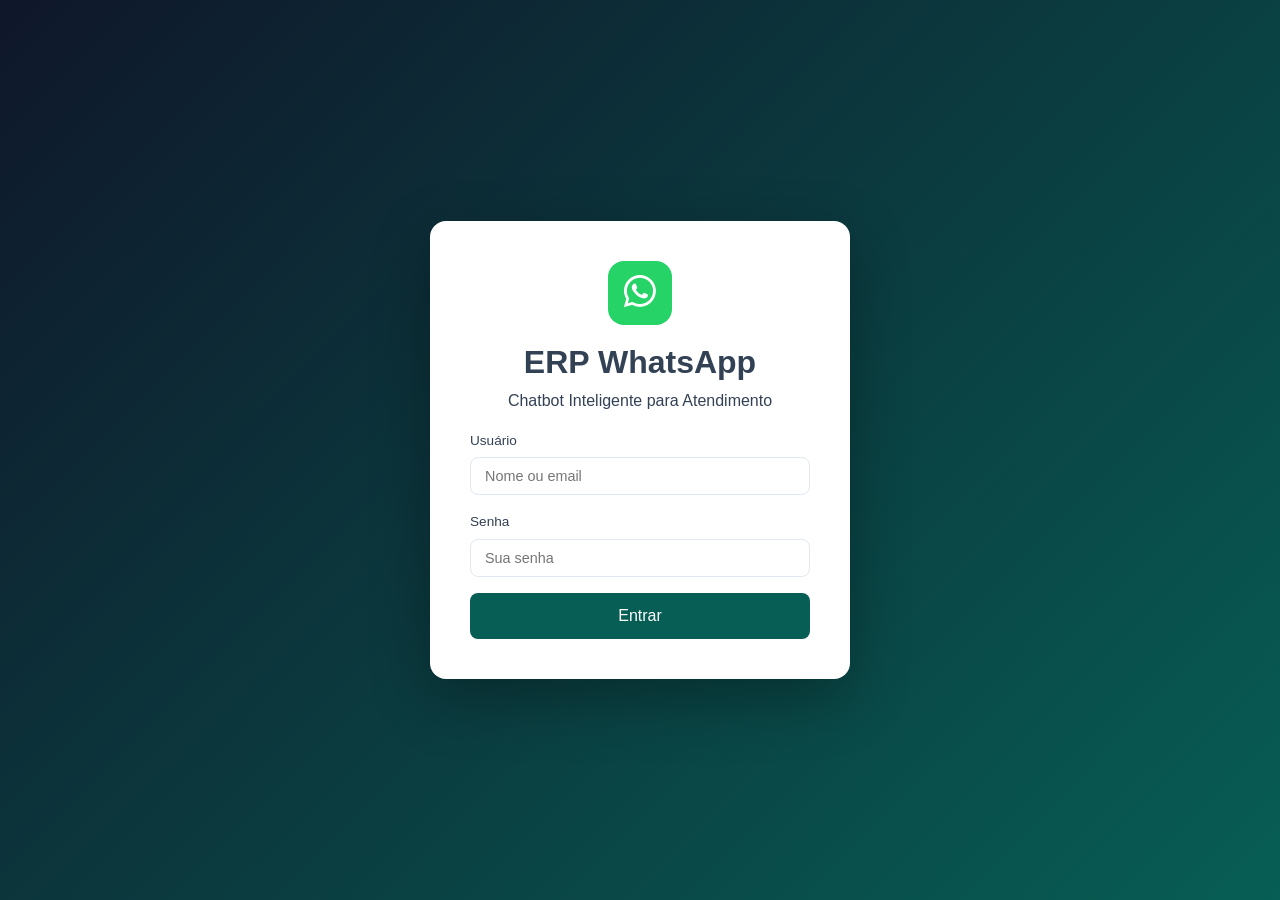
<file: login/index.html>
<!DOCTYPE html>
<html lang="pt-br">
<head>
  <meta charset="utf-8">
  <meta name="viewport" content="width=device-width, initial-scale=1.0">
  <title>Login - ERP WhatsApp</title>
  <link rel="stylesheet" href="../static/css/default.css">
  <link rel="stylesheet" href="https://cdn.jsdelivr.net/npm/bootstrap-icons@1.11.3/font/bootstrap-icons.min.css">
  <link rel="icon" type="image/svg+xml" href="../static/css/favicon/favicon.svg">
  <link rel="icon" type="image/x-icon" href="../static/css/favicon/favicon.ico">
</head>
<body>
  <div class="login-page">
    <div class="login-card">
      <div style="text-align:center;margin-bottom:16px;">
        <div style="width:64px;height:64px;background:var(--brand-accent);border-radius:16px;display:flex;align-items:center;justify-content:center;margin:0 auto 12px;font-size:2rem;color:white;">
          <i class="bi bi-whatsapp"></i>
        </div>
        <h1>ERP WhatsApp</h1>
        <p>Chatbot Inteligente para Atendimento</p>
      </div>
      <div id="loginError" style="color:var(--brand-danger);font-size:0.85rem;text-align:center;margin-bottom:16px;display:none;"></div>
      <form id="loginForm" onsubmit="return handleLogin(event)">
        <div class="form-group">
          <label>Usuário</label>
          <input type="text" id="username" class="form-control" placeholder="Nome ou email" required>
        </div>
        <div class="form-group">
          <label>Senha</label>
          <input type="password" id="password" class="form-control" placeholder="Sua senha" required>
        </div>
        <button type="submit" id="loginBtn" class="btn btn-primary btn-block btn-lg">
          <span id="loginBtnText">Entrar</span>
          <span id="loginSpinner" class="spinner" style="display:none;width:20px;height:20px;border-width:2px;"></span>
        </button>
      </form>
    </div>
  </div>
  <script src="../static/js/api.js"></script>
  <script>
    if (API.isAuthenticated()) window.location.href = '../index.html';

    function handleLogin(e) {
      e.preventDefault();
      var user = document.getElementById('username').value.trim();
      var pass = document.getElementById('password').value;
      var btn = document.getElementById('loginBtn');
      var spinner = document.getElementById('loginSpinner');
      var btnText = document.getElementById('loginBtnText');
      var errorEl = document.getElementById('loginError');

      btn.disabled = true; btnText.textContent = 'Entrando...';
      spinner.style.display = 'inline-block'; errorEl.style.display = 'none';

      API.login(user, pass)
        .then(function() { window.location.href = '../index.html'; })
        .catch(function(err) {
          errorEl.textContent = err.message || 'Erro ao fazer login';
          errorEl.style.display = 'block';
          btn.disabled = false; btnText.textContent = 'Entrar';
          spinner.style.display = 'none';
        });
      return false;
    }
  </script>
</body>
</html>
</file>
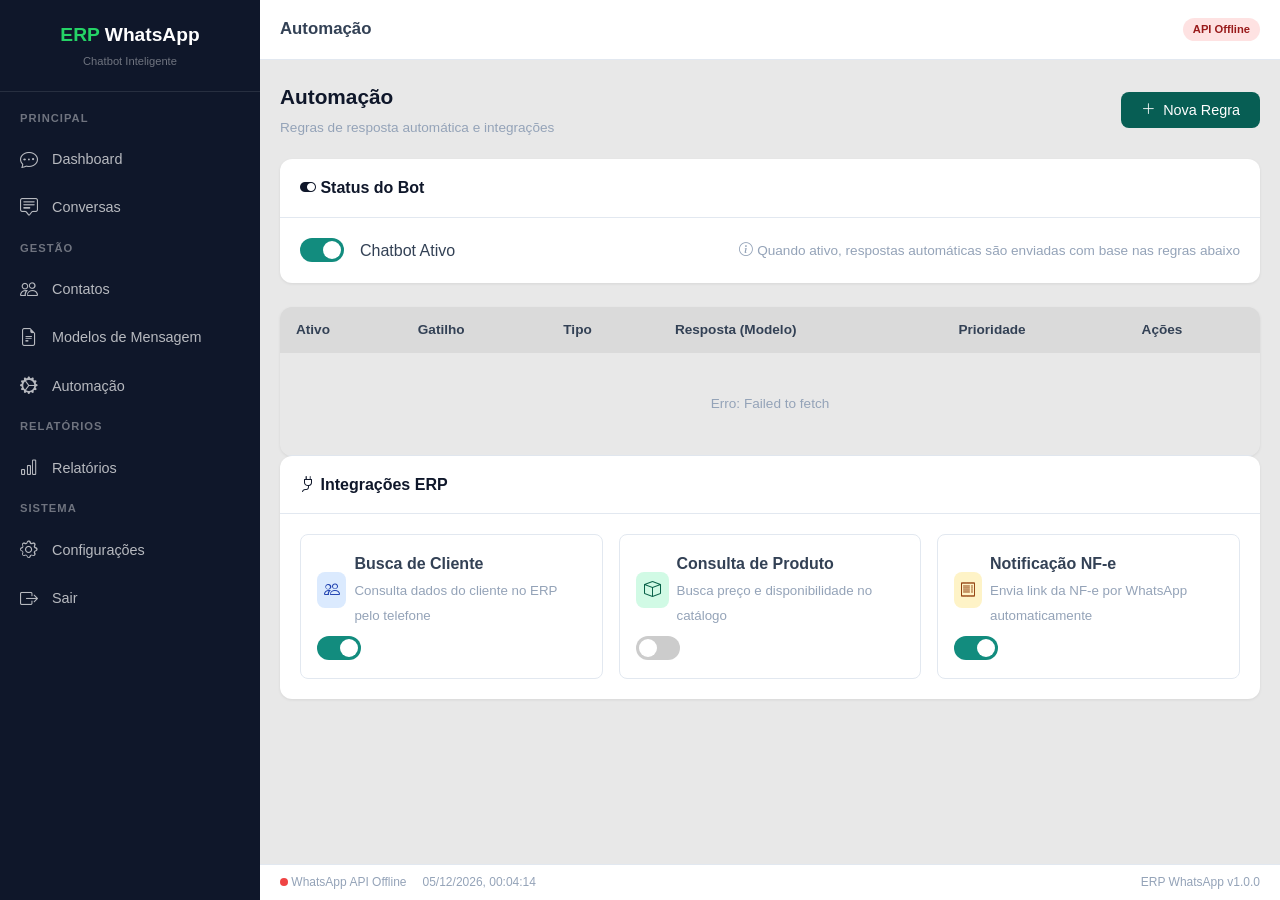
<file: pages/automacao.html>
<!DOCTYPE html>
<html lang="pt-br">
<head>
  <meta charset="utf-8">
  <meta name="viewport" content="width=device-width, initial-scale=1.0">
  <title>Automação - ERP WhatsApp</title>
  <link rel="stylesheet" href="../static/css/default.css">
  <link rel="stylesheet" href="https://cdn.jsdelivr.net/npm/bootstrap-icons@1.11.3/font/bootstrap-icons.min.css">
  <link rel="icon" type="image/svg+xml" href="../static/css/favicon/favicon.svg">
  <link rel="icon" type="image/x-icon" href="../static/css/favicon/favicon.ico">
  <script src="../static/js/api.js"></script>
  <script src="../static/js/main.js"></script>
</head>
<body>
  <script>var ROOT='..';</script>
  <script src="../components/header.js"></script>

  <div style="display:flex;justify-content:space-between;align-items:center;margin-bottom:20px;flex-wrap:wrap;gap:8px;">
    <div>
      <h2 style="font-size:1.3rem;color:var(--heading-color);margin:0;">Automação</h2>
      <p style="font-size:0.85rem;color:var(--text-muted);margin:4px 0 0;">Regras de resposta automática e integrações</p>
    </div>
    <button class="btn btn-primary" onclick="abrirModalRegra()"><i class="bi bi-plus-lg"></i> Nova Regra</button>
  </div>

  <div class="card mb-6">
    <div class="card-header">
      <h3 class="card-title"><i class="bi bi-toggle-on"></i> Status do Bot</h3>
    </div>
    <div class="card-body">
      <div style="display:flex;align-items:center;gap:16px;flex-wrap:wrap;">
        <label class="switch">
          <input type="checkbox" id="botAtivo" onchange="toggleBot(this.checked)" checked>
          <span class="slider"></span>
        </label>
        <span style="font-weight:500;" id="botStatusText">Chatbot Ativo</span>
        <span style="margin-left:auto;font-size:0.85rem;color:var(--text-muted);">
          <i class="bi bi-info-circle"></i> Quando ativo, respostas automáticas são enviadas com base nas regras abaixo
        </span>
      </div>
    </div>
  </div>

  <div class="table-container">
    <table>
      <thead>
        <tr>
          <th>Ativo</th>
          <th>Gatilho</th>
          <th>Tipo</th>
          <th>Resposta (Modelo)</th>
          <th>Prioridade</th>
          <th>Ações</th>
        </tr>
      </thead>
      <tbody id="regrasTable">
        <tr><td colspan="6" class="text-center text-muted" style="padding:40px;"><div class="loading"><div class="spinner"></div></div></td></tr>
      </tbody>
    </table>
  </div>

  <div class="card mt-6">
    <div class="card-header">
      <h3 class="card-title"><i class="bi bi-plug"></i> Integrações ERP</h3>
    </div>
    <div class="card-body">
      <div style="display:grid;grid-template-columns:repeat(auto-fit,minmax(250px,1fr));gap:16px;">
        <div style="padding:16px;border:1px solid var(--border-color);border-radius:8px;">
          <div style="display:flex;align-items:center;gap:8px;margin-bottom:8px;">
            <div style="width:36px;height:36px;background:#dbeafe;border-radius:8px;display:flex;align-items:center;justify-content:center;color:#1e40af;">
              <i class="bi bi-people"></i>
            </div>
            <div><strong>Busca de Cliente</strong><br><small class="text-muted">Consulta dados do cliente no ERP pelo telefone</small></div>
          </div>
          <label class="switch">
            <input type="checkbox" id="integBuscaCliente" onchange="salvarIntegracoes()" checked>
            <span class="slider"></span>
          </label>
        </div>
        <div style="padding:16px;border:1px solid var(--border-color);border-radius:8px;">
          <div style="display:flex;align-items:center;gap:8px;margin-bottom:8px;">
            <div style="width:36px;height:36px;background:#d1fae5;border-radius:8px;display:flex;align-items:center;justify-content:center;color:#065f46;">
              <i class="bi bi-box"></i>
            </div>
            <div><strong>Consulta de Produto</strong><br><small class="text-muted">Busca preço e disponibilidade no catálogo</small></div>
          </div>
          <label class="switch">
            <input type="checkbox" id="integConsultaProduto" onchange="salvarIntegracoes()">
            <span class="slider"></span>
          </label>
        </div>
        <div style="padding:16px;border:1px solid var(--border-color);border-radius:8px;">
          <div style="display:flex;align-items:center;gap:8px;margin-bottom:8px;">
            <div style="width:36px;height:36px;background:#fef3c7;border-radius:8px;display:flex;align-items:center;justify-content:center;color:#92400e;">
              <i class="bi bi-receipt"></i>
            </div>
            <div><strong>Notificação NF-e</strong><br><small class="text-muted">Envia link da NF-e por WhatsApp automaticamente</small></div>
          </div>
          <label class="switch">
            <input type="checkbox" id="integNotificaNFE" onchange="salvarIntegracoes()" checked>
            <span class="slider"></span>
          </label>
        </div>
      </div>
    </div>
  </div>

  <div id="regraModal" class="modal-overlay">
    <div class="modal">
      <div class="modal-header">
        <h3 id="regModalTitle">Nova Regra de Automação</h3>
        <button class="modal-close" onclick="fecharModal('regraModal')">&times;</button>
      </div>
      <div class="modal-body">
        <form id="regraForm" onsubmit="return salvarRegra(event)">
          <input type="hidden" id="rId">
          <div class="form-row">
            <div class="form-group">
              <label>Gatilho (palavra-chave) *</label>
              <input type="text" id="rGatilho" class="form-control" required placeholder="Ex: olá, preço, horário">
              <small class="text-muted">Quando o contato enviar esta palavra, a regra será ativada</small>
            </div>
            <div class="form-group">
              <label>Tipo</label>
              <select id="rTipo" class="form-control">
                <option value="saudacao">Saudação</option>
                <option value="consulta">Consulta</option>
                <option value="suporte">Suporte</option>
                <option value="vendas">Vendas</option>
                <option value="erp">Integração ERP</option>
              </select>
            </div>
          </div>
          <div class="form-group">
            <label>Modelo de Resposta</label>
            <select id="rModelo" class="form-control">
              <option value="">Selecione um modelo</option>
            </select>
          </div>
          <div class="form-group">
            <label>Ou resposta personalizada</label>
            <textarea id="rResposta" class="form-control" rows="3" placeholder="Digite a resposta automática..."></textarea>
          </div>
          <div class="form-row">
            <div class="form-group">
              <label>Prioridade</label>
              <select id="rPrioridade" class="form-control">
                <option value="1">1 - Alta</option>
                <option value="2">2 - Média</option>
                <option value="3">3 - Baixa</option>
              </select>
            </div>
            <div class="form-group">
              <label>Ativo</label>
              <select id="rAtivo" class="form-control">
                <option value="Sim">Sim</option>
                <option value="Não">Não</option>
              </select>
            </div>
          </div>
          <div style="display:flex;gap:8px;justify-content:flex-end;">
            <button type="button" class="btn btn-secondary" onclick="fecharModal('regraModal')">Cancelar</button>
            <button type="submit" class="btn btn-primary">Salvar Regra</button>
          </div>
        </form>
      </div>
    </div>
  </div>

  <script>
  document.getElementById('pageTitle').textContent = 'Automação';

  function toggleBot(ativo) {
    document.getElementById('botStatusText').textContent = ativo ? 'Chatbot Ativo' : 'Chatbot Inativo';
    API.post('settings', { bot_ativo: ativo ? 'true' : 'false' }).then(function() {
      showAlert(ativo ? 'Bot ativado!' : 'Bot desativado!', ativo ? 'success' : 'warning');
    }).catch(function() {});
  }

  function salvarIntegracoes() {
    var data = {
      integ_busca_cliente: document.getElementById('integBuscaCliente').checked ? 'true' : 'false',
      integ_consulta_produto: document.getElementById('integConsultaProduto').checked ? 'true' : 'false',
      integ_notifica_nfe: document.getElementById('integNotificaNFE').checked ? 'true' : 'false'
    };
    API.post('settings', data).then(function() {
      showAlert('Integrações atualizadas!', 'success');
    }).catch(function(err) {
      showAlert('Erro: ' + err.message, 'danger');
    });
  }

  function carregarIntegracoes() {
    API.get('settings').then(function(data) {
      if (!data) return;
      if (data.integ_busca_cliente !== undefined) document.getElementById('integBuscaCliente').checked = data.integ_busca_cliente === 'true';
      if (data.integ_consulta_produto !== undefined) document.getElementById('integConsultaProduto').checked = data.integ_consulta_produto === 'true';
      if (data.integ_notifica_nfe !== undefined) document.getElementById('integNotificaNFE').checked = data.integ_notifica_nfe === 'true';
    }).catch(function() {});
  }

  function carregarRegras() {
    API.get('automacoes').then(function(data) {
      var regras = Array.isArray(data) ? data : [];
      var tbody = document.getElementById('regrasTable');
      if (regras.length === 0) {
        tbody.innerHTML = '<tr><td colspan="6" class="text-center text-muted" style="padding:40px;">Nenhuma regra configurada</td></tr>';
        return;
      }
      tbody.innerHTML = regras.map(function(r) {
        return '<tr>' +
          '<td><label class="switch" style="margin:0;"><input type="checkbox" ' + (r.ativo !== 'Não' ? 'checked' : '') + ' onchange="toggleRegra(\'' + r.id + '\',this.checked)"><span class="slider"></span></label></td>' +
          '<td><strong>' + (r.gatilho || '-') + '</strong></td>' +
          '<td><span class="badge badge-info">' + (r.tipo || 'geral') + '</span></td>' +
          '<td style="max-width:250px;overflow:hidden;text-overflow:ellipsis;white-space:nowrap;">' + (r.resposta || r.modelo_titulo || '-') + '</td>' +
          '<td>' + (r.prioridade || '3') + '</td>' +
          '<td><button class="btn btn-sm btn-secondary" onclick="editarRegra(\'' + r.id + '\')"><i class="bi bi-pencil"></i></button> ' +
          '<button class="btn btn-sm btn-danger" onclick="excluirRegra(\'' + r.id + '\')"><i class="bi bi-trash"></i></button></td>' +
        '</tr>';
      }).join('');
    }).catch(function(err) {
      document.getElementById('regrasTable').innerHTML = '<tr><td colspan="6" class="text-center text-muted" style="padding:40px;">Erro: ' + err.message + '</td></tr>';
    });
  }

  function toggleRegra(id, ativo) {
    API.put('automacoes/' + id, { ativo: ativo ? 'Sim' : 'Não' }).catch(function() {});
  }

  function abrirModalRegra() {
    document.getElementById('regraForm').reset();
    document.getElementById('rId').value = '';
    document.getElementById('regModalTitle').textContent = 'Nova Regra';
    // Load modelos
    API.get('modelos').then(function(data) {
      var modelos = Array.isArray(data) ? data : [];
      var sel = document.getElementById('rModelo');
      sel.innerHTML = '<option value="">Selecione um modelo</option>' +
        modelos.map(function(m) { return '<option value="' + m.id + '">' + (m.titulo || '') + '</option>'; }).join('');
    });
    document.getElementById('regraModal').classList.add('active');
  }

  function fecharModal(id) { document.getElementById(id).classList.remove('active'); }

  function salvarRegra(e) {
    e.preventDefault();
    var id = document.getElementById('rId').value;
    var data = {
      gatilho: document.getElementById('rGatilho').value,
      tipo: document.getElementById('rTipo').value,
      modelo_id: document.getElementById('rModelo').value,
      resposta: document.getElementById('rResposta').value,
      prioridade: document.getElementById('rPrioridade').value,
      ativo: document.getElementById('rAtivo').value
    };
    var p = id ? API.put('automacoes/' + id, data) : API.post('automacoes', data);
    p.then(function() {
      showAlert(id ? 'Regra atualizada!' : 'Regra criada!', 'success');
      fecharModal('regraModal');
      carregarRegras();
    }).catch(function(err) { showAlert('Erro: ' + err.message, 'danger'); });
    return false;
  }

  function editarRegra(id) {
    API.get('automacoes/' + id).then(function(r) {
      if (!r) return;
      document.getElementById('rId').value = r.id;
      document.getElementById('rGatilho').value = r.gatilho || '';
      document.getElementById('rTipo').value = r.tipo || 'consulta';
      document.getElementById('rResposta').value = r.resposta || '';
      document.getElementById('rPrioridade').value = r.prioridade || '2';
      document.getElementById('rAtivo').value = r.ativo || 'Sim';
      document.getElementById('regModalTitle').textContent = 'Editar Regra';
      // Load modelos
      API.get('modelos').then(function(data) {
        var modelos = Array.isArray(data) ? data : [];
        var sel = document.getElementById('rModelo');
        sel.innerHTML = '<option value="">Selecione</option>' +
          modelos.map(function(m) { return '<option value="' + m.id + '" ' + (String(m.id) === String(r.modelo_id) ? 'selected' : '') + '>' + (m.titulo || '') + '</option>'; }).join('');
      });
      document.getElementById('regraModal').classList.add('active');
    });
  }

  function excluirRegra(id) {
    if (!confirm('Excluir regra?')) return;
    API.del('automacoes/' + id).then(function() {
      showAlert('Regra excluída!', 'success');
      carregarRegras();
    }).catch(function(err) { showAlert('Erro: ' + err.message, 'danger'); });
  }

  carregarRegras();
  carregarIntegracoes();
  </script>
  <script src="../components/footer.js"></script>
</body>
</html>
</file>
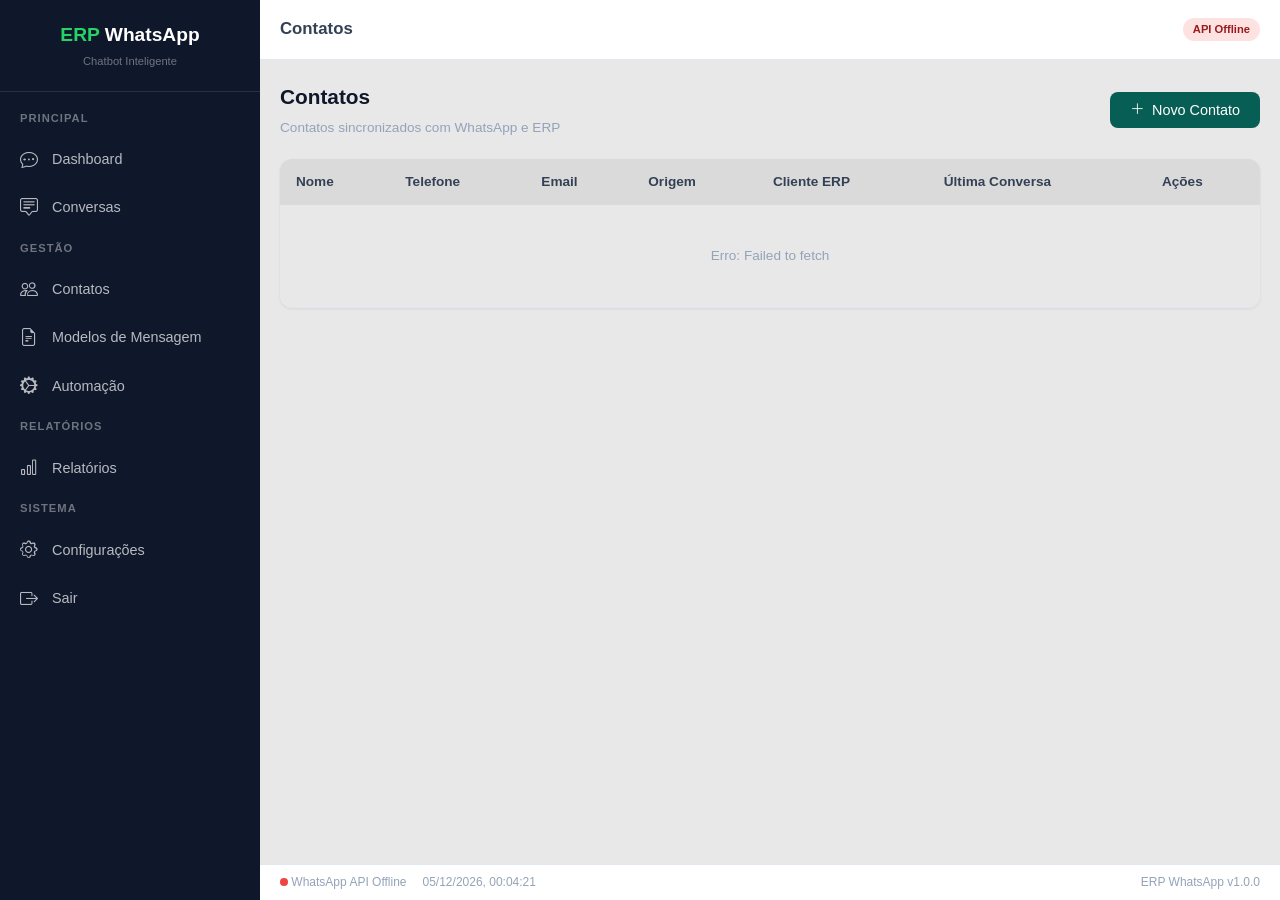
<file: pages/contatos.html>
<!DOCTYPE html>
<html lang="pt-br">
<head>
  <meta charset="utf-8">
  <meta name="viewport" content="width=device-width, initial-scale=1.0">
  <title>Contatos - ERP WhatsApp</title>
  <link rel="stylesheet" href="../static/css/default.css">
  <link rel="stylesheet" href="https://cdn.jsdelivr.net/npm/bootstrap-icons@1.11.3/font/bootstrap-icons.min.css">
  <link rel="icon" type="image/svg+xml" href="../static/css/favicon/favicon.svg">
  <link rel="icon" type="image/x-icon" href="../static/css/favicon/favicon.ico">
  <script src="../static/js/api.js"></script>
  <script src="../static/js/main.js"></script>
</head>
<body>
  <script>var ROOT='..';</script>
  <script src="../components/header.js"></script>

  <div style="display:flex;justify-content:space-between;align-items:center;margin-bottom:20px;flex-wrap:wrap;gap:8px;">
    <div>
      <h2 style="font-size:1.3rem;color:var(--heading-color);margin:0;">Contatos</h2>
      <p style="font-size:0.85rem;color:var(--text-muted);margin:4px 0 0;">Contatos sincronizados com WhatsApp e ERP</p>
    </div>
    <button class="btn btn-primary" onclick="abrirModalContato()"><i class="bi bi-plus-lg"></i> Novo Contato</button>
  </div>

  <div class="table-container">
    <table>
      <thead>
        <tr>
          <th>Nome</th>
          <th>Telefone</th>
          <th>Email</th>
          <th>Origem</th>
          <th>Cliente ERP</th>
          <th>Última Conversa</th>
          <th>Ações</th>
        </tr>
      </thead>
      <tbody id="contatosTable">
        <tr><td colspan="7" class="text-center text-muted" style="padding:40px;"><div class="loading"><div class="spinner"></div></div></td></tr>
      </tbody>
    </table>
  </div>

  <div id="contatoModal" class="modal-overlay">
    <div class="modal">
      <div class="modal-header">
        <h3 id="contModalTitle">Novo Contato</h3>
        <button class="modal-close" onclick="fecharModal('contatoModal')">&times;</button>
      </div>
      <div class="modal-body">
        <form id="contatoForm" onsubmit="return salvarContato(event)">
          <input type="hidden" id="cId">
          <div class="form-row">
            <div class="form-group"><label>Nome *</label><input type="text" id="cNome" class="form-control" required></div>
            <div class="form-group"><label>Telefone *</label><input type="text" id="cTel" class="form-control input-phone" required></div>
          </div>
          <div class="form-row">
            <div class="form-group"><label>Email</label><input type="email" id="cEmail" class="form-control"></div>
            <div class="form-group"><label>Empresa</label><input type="text" id="cEmpresa" class="form-control"></div>
          </div>
          <div class="form-group"><label>Observações</label><textarea id="cObs" class="form-control"></textarea></div>
          <div style="display:flex;gap:8px;justify-content:flex-end;">
            <button type="button" class="btn btn-secondary" onclick="fecharModal('contatoModal')">Cancelar</button>
            <button type="submit" class="btn btn-primary">Salvar</button>
          </div>
        </form>
      </div>
    </div>
  </div>

  <script>
  document.getElementById('pageTitle').textContent = 'Contatos';

  function carregarContatos() {
    API.get('contatos').then(function(data) {
      var contatos = Array.isArray(data) ? data : [];
      var tbody = document.getElementById('contatosTable');
      if (contatos.length === 0) {
        tbody.innerHTML = '<tr><td colspan="7" class="text-center text-muted" style="padding:40px;">Nenhum contato</td></tr>';
        return;
      }
      tbody.innerHTML = contatos.map(function(c) {
        return '<tr>' +
          '<td><strong>' + (c.nome || '-') + '</strong></td>' +
          '<td>' + formatPhone(c.telefone || '-') + '</td>' +
          '<td>' + (c.email || '-') + '</td>' +
          '<td><span class="badge badge-info">' + (c.origem || 'manual') + '</span></td>' +
          '<td>' + (c.cliente_erp ? '<span class="badge badge-success">Sim</span>' : '<span class="badge badge-warning">Não</span>') + '</td>' +
          '<td>' + (c.ultima_conversa ? formatDateTime(c.ultima_conversa) : '-') + '</td>' +
          '<td><button class="btn btn-sm btn-secondary" onclick="editarContato(\'' + c.id + '\')" title="Editar"><i class="bi bi-pencil"></i></button> ' +
          '<button class="btn btn-sm btn-danger" onclick="excluirContato(\'' + c.id + '\')" title="Excluir"><i class="bi bi-trash"></i></button></td>' +
        '</tr>';
      }).join('');
    }).catch(function(err) {
      document.getElementById('contatosTable').innerHTML = '<tr><td colspan="7" class="text-center text-muted" style="padding:40px;">Erro: ' + err.message + '</td></tr>';
    });
  }

  function abrirModalContato() {
    document.getElementById('contatoForm').reset();
    document.getElementById('cId').value = '';
    document.getElementById('contModalTitle').textContent = 'Novo Contato';
    document.getElementById('contatoModal').classList.add('active');
  }

  function fecharModal(id) { document.getElementById(id).classList.remove('active'); }

  function salvarContato(e) {
    e.preventDefault();
    var id = document.getElementById('cId').value;
    var data = {
      nome: document.getElementById('cNome').value,
      telefone: document.getElementById('cTel').value.replace(/\D/g, ''),
      email: document.getElementById('cEmail').value,
      empresa: document.getElementById('cEmpresa').value,
      observacoes: document.getElementById('cObs').value
    };
    var p = id ? API.put('contatos/' + id, data) : API.post('contatos', data);
    p.then(function() {
      showAlert(id ? 'Contato atualizado!' : 'Contato criado!', 'success');
      fecharModal('contatoModal');
      carregarContatos();
    }).catch(function(err) { showAlert('Erro: ' + err.message, 'danger'); });
    return false;
  }

  function excluirContato(id) {
    if (!confirm('Excluir este contato?')) return;
    API.del('contatos/' + id).then(function() {
      showAlert('Contato excluído!', 'success');
      carregarContatos();
    }).catch(function(err) { showAlert('Erro: ' + err.message, 'danger'); });
  }

  function editarContato(id) {
    API.get('contatos/' + id).then(function(c) {
      if (!c) return;
      document.getElementById('cId').value = c.id;
      document.getElementById('cNome').value = c.nome || '';
      document.getElementById('cTel').value = formatPhone(c.telefone || '');
      document.getElementById('cEmail').value = c.email || '';
      document.getElementById('cEmpresa').value = c.empresa || '';
      document.getElementById('cObs').value = c.observacoes || '';
      document.getElementById('contModalTitle').textContent = 'Editar Contato';
      document.getElementById('contatoModal').classList.add('active');
    });
  }

  carregarContatos();
  </script>
  <script src="../components/footer.js"></script>
</body>
</html>
</file>
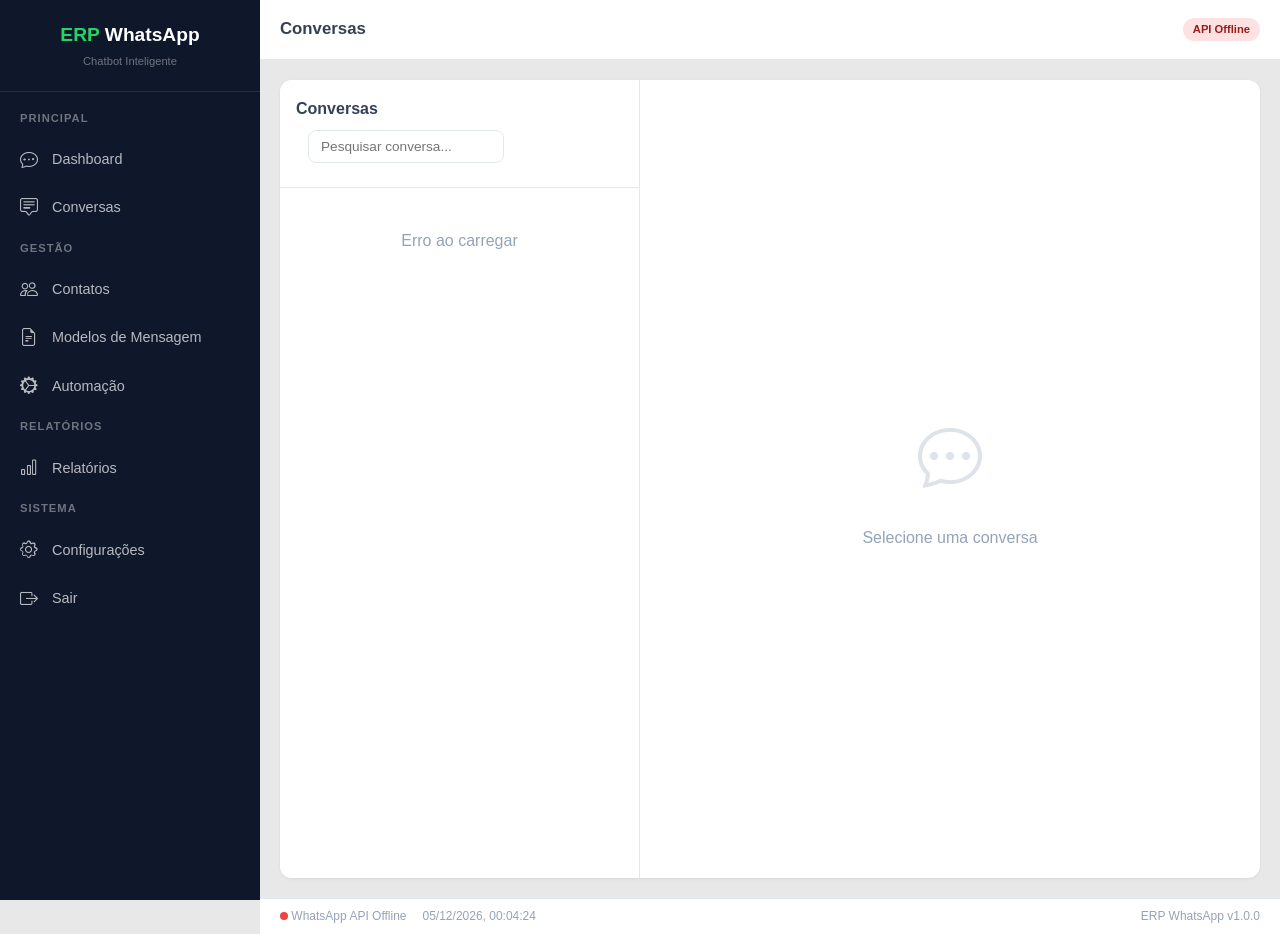
<file: pages/conversas.html>
<!DOCTYPE html>
<html lang="pt-br">
<head>
  <meta charset="utf-8">
  <meta name="viewport" content="width=device-width, initial-scale=1.0">
  <title>Conversas - ERP WhatsApp</title>
  <link rel="stylesheet" href="../static/css/default.css">
  <link rel="stylesheet" href="https://cdn.jsdelivr.net/npm/bootstrap-icons@1.11.3/font/bootstrap-icons.min.css">
  <link rel="icon" type="image/svg+xml" href="../static/css/favicon/favicon.svg">
  <link rel="icon" type="image/x-icon" href="../static/css/favicon/favicon.ico">
  <script src="../static/js/api.js"></script>
  <script src="../static/js/main.js"></script>
</head>
<body>
  <script>var ROOT='..';</script>
  <script src="../components/header.js"></script>

  <div class="chat-layout">
    <!-- Lista de conversas -->
    <div class="chat-list">
      <div class="chat-list-header">
        <h4 style="font-size:1rem;margin:0;">Conversas</h4>
        <input type="text" class="chat-list-search" placeholder="Pesquisar conversa..." onkeyup="filtrarConversas(this.value)">
      </div>
      <div class="chat-list-items" id="chatListItems">
        <div class="loading"><div class="spinner"></div></div>
      </div>
    </div>

    <!-- Área de mensagens -->
    <div class="chat-main" id="chatMainArea">
      <div class="chat-empty" id="chatEmptyState">
        <i class="bi bi-chat-dots" style="font-size:4rem;margin-bottom:16px;opacity:0.3;"></i>
        <p>Selecione uma conversa</p>
      </div>

      <div id="chatActive" style="display:none;flex-direction:column;height:100%;">
        <div class="chat-main-header" id="chatHeader">
          <div class="chat-avatar" id="chatAvatar">?</div>
          <div>
            <div style="font-weight:600;font-size:0.95rem;" id="chatContactName">Carregando...</div>
            <div style="font-size:0.75rem;color:var(--text-muted);" id="chatContactPhone"></div>
          </div>
          <div style="margin-left:auto;display:flex;gap:8px;">
            <button class="btn btn-sm btn-secondary" onclick="buscarDadosCliente()" title="Buscar no ERP"><i class="bi bi-search"></i></button>
            <button class="btn btn-sm btn-secondary" onclick="enviarModelo()" title="Enviar modelo"><i class="bi bi-file-earmark-text"></i></button>
          </div>
        </div>

        <div class="chat-messages" id="chatMessages">
          <div class="loading"><div class="spinner"></div></div>
        </div>

        <div class="chat-input-area">
          <textarea class="chat-input" id="chatInput" rows="1" placeholder="Digite uma mensagem..." onkeydown="if(event.key==='Enter'&&!event.shiftKey){event.preventDefault();enviarMensagem()}"></textarea>
          <button class="chat-send-btn" onclick="enviarMensagem()"><i class="bi bi-send-fill"></i></button>
        </div>
      </div>
    </div>
  </div>

  <script>
  document.getElementById('pageTitle').textContent = 'Conversas';

  var conversas = [];
  var mensagens = [];
  var conversaAtualId = null;

  function carregarConversas() {
    API.get('conversas').then(function(data) {
      conversas = Array.isArray(data) ? data : [];
      renderConversas(conversas);
    }).catch(function() {
      document.getElementById('chatListItems').innerHTML = '<div style="padding:40px;text-align:center;color:var(--text-muted);">Erro ao carregar</div>';
    });
  }

  function renderConversas(lista) {
    var container = document.getElementById('chatListItems');
    if (lista.length === 0) {
      container.innerHTML = '<div style="padding:40px;text-align:center;color:var(--text-muted);"><i class="bi bi-inbox" style="font-size:2rem;display:block;margin-bottom:8px;"></i>Nenhuma conversa</div>';
      return;
    }
    container.innerHTML = lista.map(function(c) {
      var isActive = String(c.id) === String(conversaAtualId);
      var nome = c.contato_nome || c.contato_telefone || 'Desconhecido';
      var ini = nome.charAt(0).toUpperCase();
      var preview = c.ultima_mensagem || 'Sem mensagens';
      var time = c.ultima_atividade ? formatDateTime(c.ultima_atividade).slice(0, 17) : '';
      return '<div class="chat-list-item ' + (isActive ? 'active' : '') + '" onclick="selecionarConversa(\'' + c.id + '\')">' +
        '<div class="chat-avatar">' + ini + '</div>' +
        '<div class="chat-info">' +
          '<div class="chat-info-header">' +
            '<span class="chat-name">' + nome + '</span>' +
            '<span class="chat-time">' + time + '</span>' +
          '</div>' +
          '<div class="chat-preview">' + preview + '</div>' +
        '</div>' +
        (c.nao_lidas > 0 ? '<div class="chat-unread">' + c.nao_lidas + '</div>' : '') +
      '</div>';
    }).join('');
  }

  function filtrarConversas(query) {
    var q = query.toLowerCase();
    var filtradas = conversas.filter(function(c) {
      var nome = (c.contato_nome || '').toLowerCase();
      var tel = (c.contato_telefone || '').toLowerCase();
      return nome.indexOf(q) !== -1 || tel.indexOf(q) !== -1;
    });
    renderConversas(filtradas);
  }

  function selecionarConversa(id) {
    conversaAtualId = id;
    document.getElementById('chatEmptyState').style.display = 'none';
    document.getElementById('chatActive').style.display = 'flex';

    var c = conversas.find(function(x) { return String(x.id) === String(id); });
    if (c) {
      var nome = c.contato_nome || c.contato_telefone || 'Desconhecido';
      document.getElementById('chatContactName').textContent = nome;
      document.getElementById('chatContactPhone').textContent = formatPhone(c.contato_telefone || '');
      document.getElementById('chatAvatar').textContent = nome.charAt(0).toUpperCase();
    }

    renderConversas(conversas);
    carregarMensagens(id);
  }

  function carregarMensagens(conversaId) {
    var container = document.getElementById('chatMessages');
    container.innerHTML = '<div class="loading"><div class="spinner"></div></div>';

    API.get('conversas/' + conversaId + '/mensagens').then(function(data) {
      mensagens = Array.isArray(data) ? data : [];
      renderMensagens();
    }).catch(function() {
      container.innerHTML = '<div style="padding:20px;text-align:center;color:var(--text-muted);">Erro ao carregar mensagens</div>';
    });
  }

  function renderMensagens() {
    var container = document.getElementById('chatMessages');
    if (mensagens.length === 0) {
      container.innerHTML = '<div style="padding:40px;text-align:center;color:var(--text-muted);"><i class="bi bi-chat" style="font-size:2rem;display:block;margin-bottom:8px;"></i>Nenhuma mensagem. Inicie a conversa!</div>';
      return;
    }
    container.innerHTML = mensagens.map(function(m) {
      var isOut = m.direcao === 'enviada' || m.origem === 'agente';
      var time = m.created_at ? formatDateTime(m.created_at).slice(11, 16) : '';
      return '<div class="message ' + (isOut ? 'outgoing' : 'incoming') + '">' +
        '<div>' + (m.texto || m.conteudo || '') + '</div>' +
        '<div class="message-time">' + time + '</div>' +
      '</div>';
    }).join('');
    container.scrollTop = container.scrollHeight;
  }

  function enviarMensagem() {
    var input = document.getElementById('chatInput');
    var texto = input.value.trim();
    if (!texto || !conversaAtualId) return;

    API.post('conversas/' + conversaAtualId + '/mensagens', { texto: texto }).then(function() {
      input.value = '';
      carregarMensagens(conversaAtualId);
      carregarConversas();
    }).catch(function(err) {
      showAlert('Erro ao enviar: ' + err.message, 'danger');
    });
  }

  function buscarDadosCliente() {
    if (!conversaAtualId) return;
    var c = conversas.find(function(x) { return String(x.id) === String(conversaAtualId); });
    if (!c || !c.contato_telefone) { showAlert('Telefone não disponível', 'warning'); return; }

    API.post('erp/buscar-cliente', { telefone: c.contato_telefone }).then(function(cliente) {
      if (cliente && cliente.nome) {
        showAlert('Cliente encontrado: ' + cliente.nome + (cliente.documento ? ' (' + cliente.documento + ')' : ''), 'success');
      } else {
        showAlert('Cliente não encontrado no ERP', 'info');
      }
    }).catch(function() {
      showAlert('ERP indisponível no momento', 'warning');
    });
  }

  function enviarModelo() {
    if (!conversaAtualId) { showAlert('Selecione uma conversa primeiro', 'warning'); return; }
    var modeloId = sessionStorage.getItem('modeloId');
    if (!modeloId) { showAlert('Selecione um modelo na página de Modelos primeiro', 'info'); return; }

    API.get('modelos/' + modeloId).then(function(m) {
      if (!m || !m.conteudo) { showAlert('Modelo não encontrado', 'danger'); return; }
      var c = conversas.find(function(x) { return String(x.id) === String(conversaAtualId); });
      var texto = (m.conteudo || '')
        .replace(/\{\{nome\}\}/g, (c && c.contato_nome) || '')
        .replace(/\{\{telefone\}\}/g, (c && c.contato_telefone) || '');
      API.post('conversas/' + conversaAtualId + '/mensagens', { texto: texto }).then(function() {
        showAlert('Modelo enviado com sucesso!', 'success');
        sessionStorage.removeItem('modeloId');
        carregarMensagens(conversaAtualId);
        carregarConversas();
      }).catch(function(err) {
        showAlert('Erro ao enviar modelo: ' + err.message, 'danger');
      });
    }).catch(function() {
      showAlert('Erro ao carregar modelo', 'danger');
    });
  }

  // Auto-refresh
  carregarConversas();
  setInterval(function() {
    if (conversaAtualId) carregarMensagens(conversaAtualId);
    carregarConversas();
  }, 15000);
  </script>

  <script src="../components/footer.js"></script>
</body>
</html>
</file>
<file: static/css/default.css>
:root {
  --brand-primary: #075e54;
  --brand-secondary: #128c7e;
  --brand-accent: #25d366;
  --brand-success: #10b981;
  --brand-warning: #f59e0b;
  --brand-danger: #ef4444;
  --brand-dark: #0f172a;
  --bg-color: #e8e8e8;
  --bg-alt: #dadada;
  --container-bg: #ffffff;
  --text-color: #334155;
  --text-muted: #94a3b8;
  --heading-color: #0f172a;
  --border-color: #e2e8f0;
  --container-shadow: 0 1px 3px rgba(0,0,0,0.08);
  --sidebar-width: 260px;
  --header-height: 60px;
  --chat-bg: #e5ddd5;
  --chat-self: #dcf8c6;
  --chat-other: #ffffff;
}

* { margin: 0; padding: 0; box-sizing: border-box; }

body {
  font-family: -apple-system, BlinkMacSystemFont, 'Segoe UI', Roboto, sans-serif;
  background: var(--bg-color);
  color: var(--text-color);
  line-height: 1.6;
  min-height: 100vh;
}

a { color: var(--brand-secondary); text-decoration: none; }
a:hover { text-decoration: underline; }

.app-layout { display: flex; min-height: 100vh; }

.sidebar {
  width: var(--sidebar-width);
  background: var(--brand-dark);
  color: white;
  position: fixed;
  top: 0; left: 0; bottom: 0;
  overflow-y: auto;
  z-index: 100;
  transition: transform 0.3s ease;
}

.sidebar-logo {
  padding: 20px;
  text-align: center;
  border-bottom: 1px solid rgba(255,255,255,0.1);
}

.sidebar-logo h2 { font-size: 1.2rem; font-weight: 700; color: white; }
.sidebar-logo span { color: var(--brand-accent); }
.sidebar-nav { padding: 10px 0; }
.sidebar-nav .nav-section {
  padding: 8px 20px; font-size: 0.7rem;
  text-transform: uppercase; letter-spacing: 1px;
  color: rgba(255,255,255,0.4); font-weight: 600;
}
.sidebar-nav a {
  display: flex; align-items: center; gap: 12px;
  padding: 10px 20px; color: rgba(255,255,255,0.7);
  font-size: 0.9rem; transition: all 0.2s; text-decoration: none;
}
.sidebar-nav a:hover, .sidebar-nav a.active {
  background: rgba(255,255,255,0.08); color: white; text-decoration: none;
}
.sidebar-nav a i { width: 20px; font-size: 1.1rem; }

.main-area {
  margin-left: var(--sidebar-width);
  flex: 1; display: flex; flex-direction: column;
}

.topbar {
  height: var(--header-height);
  background: var(--container-bg);
  border-bottom: 1px solid var(--border-color);
  display: flex; align-items: center;
  justify-content: space-between;
  padding: 0 20px;
  position: sticky; top: 0; z-index: 50;
}

.topbar-left { display: flex; align-items: center; gap: 12px; }
.topbar-right { display: flex; align-items: center; gap: 12px; }

.menu-toggle {
  display: none; background: none; border: none;
  font-size: 1.5rem; cursor: pointer; color: var(--text-color);
}

.page-content { padding: 20px; flex: 1; }

/* Login */
.login-page {
  display: flex; justify-content: center; align-items: center;
  min-height: 100vh;
  background: linear-gradient(135deg, var(--brand-dark), var(--brand-primary));
}
.login-card {
  background: var(--container-bg); border-radius: 16px;
  padding: 40px; width: 100%; max-width: 420px;
  box-shadow: 0 20px 60px rgba(0,0,0,0.3);
}

/* Chat Interface */
.chat-layout {
  display: flex; height: calc(100vh - var(--header-height) - 42px);
  background: var(--container-bg); border-radius: 12px;
  overflow: hidden; box-shadow: var(--container-shadow);
}

.chat-list {
  width: 360px; min-width: 300px;
  border-right: 1px solid var(--border-color);
  display: flex; flex-direction: column; background: var(--container-bg);
}

.chat-list-header {
  padding: 16px; border-bottom: 1px solid var(--border-color);
}

.chat-list-search {
  padding: 8px 12px; margin: 8px 12px;
  border: 1px solid var(--border-color); border-radius: 8px;
  font-size: 0.85rem;
}

.chat-list-items { flex: 1; overflow-y: auto; }

.chat-list-item {
  display: flex; gap: 12px; padding: 12px 16px;
  cursor: pointer; transition: background 0.15s;
  border-bottom: 1px solid var(--bg-alt);
}

.chat-list-item:hover, .chat-list-item.active { background: var(--bg-alt); }

.chat-avatar {
  width: 48px; height: 48px; border-radius: 50%;
  background: var(--brand-secondary); color: white;
  display: flex; align-items: center; justify-content: center;
  font-weight: 700; font-size: 1.1rem; flex-shrink: 0;
}

.chat-info { flex: 1; min-width: 0; }
.chat-info-header { display: flex; justify-content: space-between; margin-bottom: 4px; }
.chat-name { font-weight: 600; font-size: 0.9rem; }
.chat-time { font-size: 0.75rem; color: var(--text-muted); }
.chat-preview { font-size: 0.8rem; color: var(--text-muted); white-space: nowrap; overflow: hidden; text-overflow: ellipsis; }

.chat-unread {
  background: var(--brand-accent); color: white;
  border-radius: 50%; min-width: 20px; height: 20px;
  display: flex; align-items: center; justify-content: center;
  font-size: 0.7rem; font-weight: 700; margin-top: 4px;
}

.chat-main { flex: 1; display: flex; flex-direction: column; }

.chat-main-header {
  padding: 12px 20px; border-bottom: 1px solid var(--border-color);
  display: flex; align-items: center; gap: 12px;
}

.chat-messages {
  flex: 1; overflow-y: auto; padding: 20px;
  background: var(--chat-bg);
  background-image: url('data:image/svg+xml,<svg xmlns="http://www.w3.org/2000/svg" width="100" height="100" viewBox="0 0 100 100"><rect width="100" height="100" fill="%23e5ddd5" opacity="0.4"/></svg>');
}

.message {
  max-width: 70%; margin-bottom: 8px; padding: 8px 14px;
  border-radius: 8px; position: relative; font-size: 0.9rem;
  line-height: 1.4; word-wrap: break-word;
}

.message.incoming {
  background: var(--chat-other); align-self: flex-start;
  border-top-left-radius: 2px;
}

.message.outgoing {
  background: var(--chat-self); align-self: flex-end;
  border-top-right-radius: 2px; margin-left: auto;
}

.message-time {
  font-size: 0.65rem; color: var(--text-muted);
  text-align: right; margin-top: 4px;
}

.chat-input-area {
  padding: 12px 20px; border-top: 1px solid var(--border-color);
  display: flex; gap: 8px;
}

.chat-input {
  flex: 1; padding: 10px 16px; border: none; border-radius: 24px;
  background: var(--bg-alt); font-size: 0.9rem;
  outline: none; resize: none;
}

.chat-send-btn {
  width: 44px; height: 44px; border-radius: 50%;
  background: var(--brand-secondary); color: white;
  border: none; cursor: pointer; display: flex;
  align-items: center; justify-content: center;
  transition: background 0.2s;
}

.chat-send-btn:hover { background: var(--brand-primary); }

.chat-empty {
  flex: 1; display: flex; flex-direction: column;
  align-items: center; justify-content: center;
  color: var(--text-muted); padding: 40px;
}

/* Card */
.card {
  background: var(--container-bg); border-radius: 12px;
  box-shadow: var(--container-shadow); overflow: hidden;
}
.card-header {
  padding: 16px 20px; border-bottom: 1px solid var(--border-color);
  display: flex; align-items: center; justify-content: space-between;
}
.card-body { padding: 20px; }
.card-title { font-size: 1rem; font-weight: 600; color: var(--heading-color); }

/* Form */
.form-group { margin-bottom: 16px; }
.form-group label {
  display: block; font-size: 0.85rem; font-weight: 500;
  color: var(--text-color); margin-bottom: 6px;
}
.form-control {
  width: 100%; padding: 10px 14px;
  border: 1px solid var(--border-color); border-radius: 8px;
  font-size: 0.9rem; color: var(--text-color);
  background: var(--container-bg); transition: border-color 0.2s;
}
.form-control:focus {
  outline: none; border-color: var(--brand-secondary);
  box-shadow: 0 0 0 3px rgba(18,140,126,0.15);
}
textarea.form-control { resize: vertical; min-height: 80px; }
.form-row { display: grid; grid-template-columns: 1fr 1fr; gap: 16px; }
.form-row-3 { grid-template-columns: 1fr 1fr 1fr; }
.form-row-4 { grid-template-columns: 1fr 1fr 1fr 1fr; }

/* Buttons */
.btn {
  display: inline-flex; align-items: center; gap: 8px;
  padding: 10px 20px; border: none; border-radius: 8px;
  font-size: 0.9rem; font-weight: 500; cursor: pointer;
  transition: all 0.2s; text-decoration: none;
}
.btn-primary { background: var(--brand-primary); color: white; }
.btn-primary:hover { background: #054d44; }
.btn-secondary { background: var(--bg-alt); color: var(--text-color); }
.btn-success { background: var(--brand-accent); color: white; }
.btn-success:hover { background: #1ebe5e; }
.btn-danger { background: var(--brand-danger); color: white; }
.btn-warning { background: var(--brand-warning); color: white; }
.btn-sm { padding: 6px 12px; font-size: 0.8rem; }
.btn-lg { padding: 14px 28px; font-size: 1rem; }
.btn-block { width: 100%; justify-content: center; }

/* Tables */
.table-container { overflow-x: auto; border-radius: 12px; box-shadow: var(--container-shadow); }
table { width: 100%; border-collapse: collapse; font-size: 0.85rem; }
thead { background: var(--bg-alt); }
th { text-align: left; padding: 12px 16px; font-weight: 600; white-space: nowrap; }
td { padding: 10px 16px; border-bottom: 1px solid var(--border-color); }
tbody tr:hover { background: var(--bg-alt); }

.badge {
  display: inline-block; padding: 3px 10px; border-radius: 20px;
  font-size: 0.75rem; font-weight: 600;
}
.badge-success { background: #d1fae5; color: #065f46; }
.badge-warning { background: #fef3c7; color: #92400e; }
.badge-danger { background: #fee2e2; color: #991b1b; }
.badge-info { background: #dbeafe; color: #1e40af; }

/* Stats */
.stats-grid { display: grid; grid-template-columns: repeat(auto-fit, minmax(200px, 1fr)); gap: 16px; margin-bottom: 20px; }
.stat-card {
  background: var(--container-bg); border-radius: 12px; padding: 20px;
  box-shadow: var(--container-shadow);
}
.stat-card-header { display: flex; align-items: center; justify-content: space-between; margin-bottom: 8px; }
.stat-card-icon {
  width: 44px; height: 44px; border-radius: 12px;
  display: flex; align-items: center; justify-content: center; font-size: 1.3rem;
}
.stat-card-number { font-size: 1.6rem; font-weight: 700; color: var(--heading-color); line-height: 1.2; }
.stat-card-label { font-size: 0.8rem; color: var(--text-muted); }

/* Modal */
.modal-overlay {
  display: none; position: fixed; top: 0; left: 0; right: 0; bottom: 0;
  background: rgba(0,0,0,0.5); z-index: 1000;
  justify-content: center; align-items: center;
}
.modal-overlay.active { display: flex; }
.modal {
  background: var(--container-bg); border-radius: 16px;
  width: 100%; max-width: 600px; max-height: 85vh;
  overflow-y: auto; box-shadow: 0 20px 60px rgba(0,0,0,0.3);
}
.modal-header {
  padding: 20px 24px; border-bottom: 1px solid var(--border-color);
  display: flex; justify-content: space-between; align-items: center;
}
.modal-close { background: none; border: none; font-size: 1.5rem; cursor: pointer; color: var(--text-muted); }
.modal-body { padding: 24px; }
.modal-footer { padding: 16px 24px; border-top: 1px solid var(--border-color); display: flex; justify-content: flex-end; gap: 8px; }

/* Alert */
.alert {
  padding: 12px 16px; border-radius: 8px; font-size: 0.9rem; margin-bottom: 16px;
}
.alert-success { background: #d1fae5; color: #065f46; border: 1px solid #a7f3d0; }
.alert-danger { background: #fee2e2; color: #991b1b; border: 1px solid #fecaca; }
.alert-warning { background: #fef3c7; color: #92400e; border: 1px solid #fde68a; }
.alert-info { background: #dbeafe; color: #1e40af; border: 1px solid #bfdbfe; }

/* Loading */
.loading { display: flex; justify-content: center; align-items: center; padding: 40px; }
.spinner {
  width: 32px; height: 32px;
  border: 3px solid var(--border-color);
  border-top-color: var(--brand-secondary);
  border-radius: 50%; animation: spin 0.8s linear infinite;
}
@keyframes spin { to { transform: rotate(360deg); } }

/* Status bar */
.status-bar {
  display: flex; gap: 16px; padding: 8px 20px;
  background: var(--container-bg); border-top: 1px solid var(--border-color);
  font-size: 0.75rem; color: var(--text-muted);
}

/* Switch toggle */
.switch { position: relative; display: inline-block; width: 44px; height: 24px; }
.switch input { opacity: 0; width: 0; height: 0; }
.slider {
  position: absolute; cursor: pointer; top: 0; left: 0; right: 0; bottom: 0;
  background: #ccc; transition: 0.3s; border-radius: 24px;
}
.slider:before {
  content: ''; position: absolute; height: 18px; width: 18px;
  left: 3px; bottom: 3px; background: white; transition: 0.3s; border-radius: 50%;
}
input:checked + .slider { background: var(--brand-secondary); }
input:checked + .slider:before { transform: translateX(20px); }

/* Quick reply bubbles */
.quick-reply {
  display: inline-block; padding: 6px 14px; margin: 4px;
  background: var(--container-bg); border: 1px solid var(--brand-secondary);
  border-radius: 20px; font-size: 0.85rem; cursor: pointer;
  transition: all 0.2s;
}
.quick-reply:hover { background: var(--brand-secondary); color: white; }

/* Utilities */
.text-center { text-align: center; }
.text-right { text-align: right; }
.text-muted { color: var(--text-muted); }
.mt-2 { margin-top: 8px; }
.mt-4 { margin-top: 16px; }
.mb-2 { margin-bottom: 8px; }
.mb-4 { margin-bottom: 16px; }
.mb-6 { margin-bottom: 24px; }
.d-flex { display: flex; }
.align-items-center { align-items: center; }
.justify-content-between { justify-content: space-between; }
.gap-2 { gap: 8px; }
.gap-4 { gap: 16px; }
.flex-wrap { flex-wrap: wrap; }
.flex-1 { flex: 1; }
.w-100 { width: 100%; }

@media (max-width: 768px) {
  .sidebar { transform: translateX(-100%); }
  .sidebar.open { transform: translateX(0); }
  .sidebar-overlay { display: none; position: fixed; top: 0; left: 0; right: 0; bottom: 0; background: rgba(0,0,0,0.4); z-index: 99; }
  .sidebar-overlay.active { display: block; }
  .menu-toggle { display: block; }
  .main-area { margin-left: 0; }
  .page-content { padding: 12px; }
  .stats-grid { grid-template-columns: 1fr 1fr; }
  .form-row, .form-row-3, .form-row-4 { grid-template-columns: 1fr; }
  .chat-layout { flex-direction: column; height: auto; }
  .chat-list { width: 100%; min-width: auto; max-height: 300px; }
  .chat-main { height: 500px; }
}
</file>
